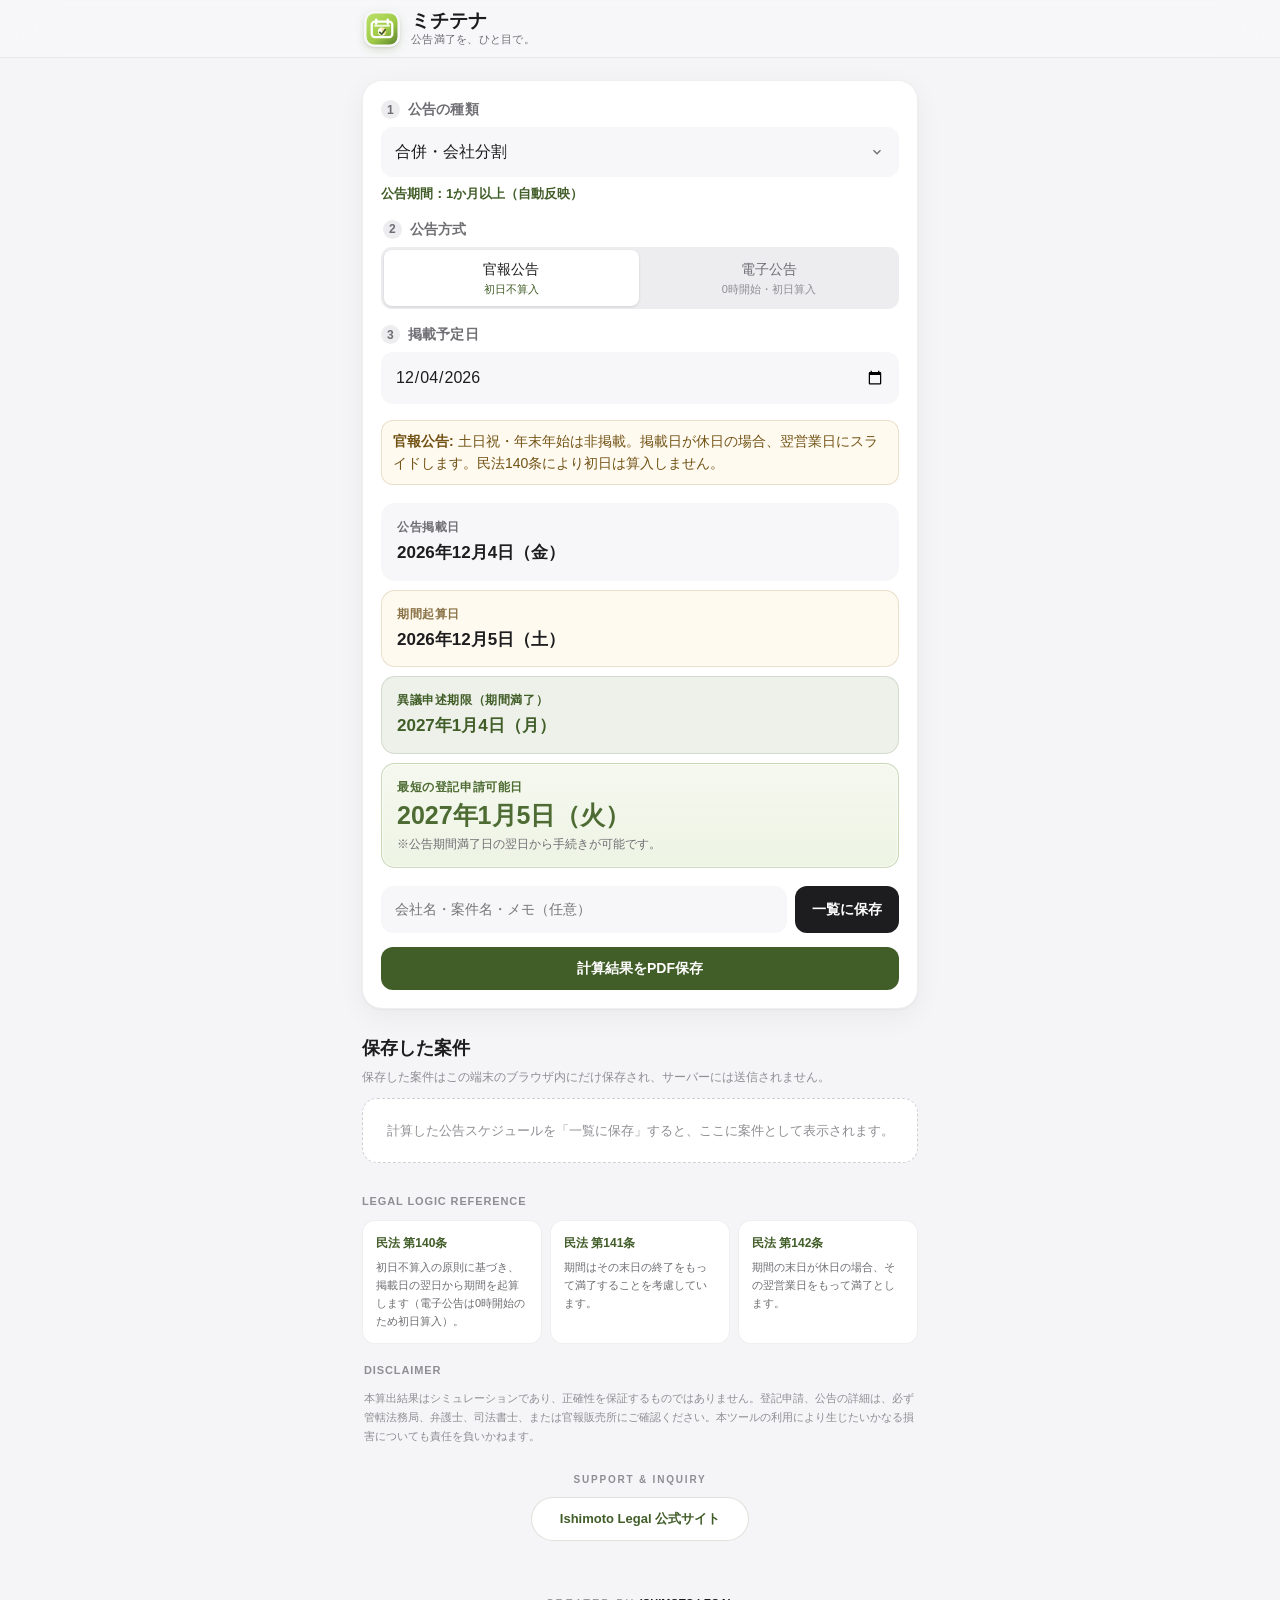
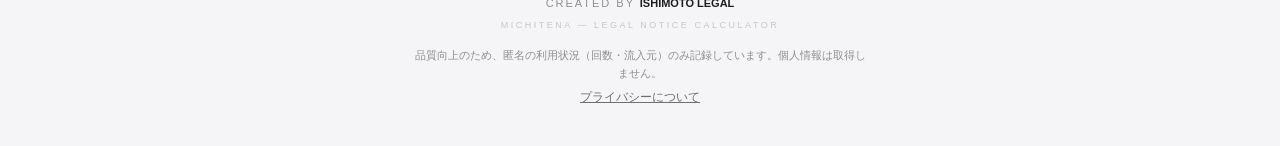
<file: app/michitena/index.html>
<!DOCTYPE html>
<html lang="ja">
<head>
  <meta charset="UTF-8" />
  <meta name="viewport" content="width=device-width, initial-scale=1, viewport-fit=cover" />
  <meta name="theme-color" content="#f5f5f7" />
  <meta name="apple-mobile-web-app-capable" content="yes" />
  <meta name="apple-mobile-web-app-status-bar-style" content="default" />
  <meta name="apple-mobile-web-app-title" content="ミチテナ" />
  <title>ミチテナ｜法定公告の満了日・申請可能日を計算</title>
  <meta name="description" content="合併・会社分割・減資・解散などの法定公告について、満了日と申請可能日を計算する無料ツールです。官報公告・電子公告に対応。いしもと司法書士事務所の実務ツール「テナシリーズ」。" />
  <link rel="manifest" href="manifest.webmanifest?v=20260727-v8" />
  <link rel="icon" href="favicon.svg?v=20260727-v8" type="image/svg+xml" />
  <link rel="stylesheet" href="styles.css?v=20260803-v9" />
  <!-- Google tag (gtag.js) -->
  <script async src="https://www.googletagmanager.com/gtag/js?id=G-985J90RYS6"></script>
  <script>
    window.dataLayer = window.dataLayer || [];
    function gtag(){dataLayer.push(arguments);}
    gtag("js", new Date());
    gtag("config", "G-985J90RYS6");
  </script>
</head>
<body>
  <header class="appbar no-print">
    <div class="appbar__inner">
      <img class="appbar__logo" src="favicon.svg?v=20260727-v8" alt="" />
      <div class="appbar__wordmark">
        <h1 class="appbar__title">ミチテナ</h1>
        <span class="appbar__tagline">公告満了を、ひと目で。</span>
      </div>
    </div>
  </header>

  <main class="container">
    <!-- 申請可能アラート（保存案件が申請可能になったときだけ表示） -->
    <button id="alert-banner" class="alert-banner" type="button" hidden></button>

    <!-- 印刷時ヘッダー -->
    <div class="print-only print-header">
      <h1>法定公告スケジュール 計算結果報告書</h1>
      <p>算出基準日: <span id="print-report-date"></span></p>
    </div>

    <!-- 計算フォーム（主役） -->
    <section class="checker" aria-label="公告満了日を計算する">
      <div class="checker__inputs no-print">
        <label class="field">
          <span class="field__label"><span class="step">1</span>公告の種類</span>
          <select id="f-type">
            <option value="merger">合併・会社分割</option>
            <option value="reduction">資本金の額の減少</option>
            <option value="dissolution">解散</option>
          </select>
          <span id="period-note" class="period-note"></span>
        </label>

        <fieldset class="field method-field">
          <legend class="field__label"><span class="step">2</span>公告方式</legend>
          <div class="method-switch">
            <label>
              <input type="radio" name="notice-method" value="normal" checked />
              <span>官報公告<small>初日不算入</small></span>
            </label>
            <label>
              <input type="radio" name="notice-method" value="electronic" />
              <span>電子公告<small>0時開始・初日算入</small></span>
            </label>
          </div>
        </fieldset>

        <label class="field">
          <span class="field__label"><span class="step">3</span>掲載予定日</span>
          <input id="f-date" type="date" />
        </label>

        <p id="slide-notice" class="slide-notice" hidden></p>
      </div>

      <div id="method-note" class="notice notice--method no-print" role="note"></div>

      <!-- 印刷時の条件表示 -->
      <div class="print-only print-conditions">
        <div><span>公告内容</span><strong id="print-type"></strong></div>
        <div><span>公告方式</span><strong id="print-method"></strong></div>
      </div>

      <!-- 結果（常時表示・自動更新） -->
      <div id="results" class="results" aria-live="polite"></div>

      <!-- 保存（補助動作） -->
      <div class="save-row no-print">
        <input id="f-label" type="text" placeholder="会社名・案件名・メモ（任意）" autocomplete="off" />
        <button id="f-add" class="btn btn--primary" type="button">一覧に保存</button>
      </div>
      <p id="save-message" class="save-message no-print" hidden></p>

      <div class="tool-row no-print">
        <button id="print-btn" class="btn btn--dark" type="button">計算結果をPDF保存</button>
      </div>
    </section>

    <!-- 保存案件一覧 -->
    <section class="cases no-print" aria-label="保存した案件">
      <div class="cases__head">
        <h2>保存した案件</h2>
        <input id="case-filter" type="search" placeholder="案件名で絞り込み" hidden />
      </div>
      <p class="cases__privacy">保存した案件はこの端末のブラウザ内にだけ保存され、サーバーには送信されません。</p>
      <div id="case-list"></div>
    </section>

    <!-- 法的根拠 -->
    <section class="legal-basis no-print">
      <h3>Legal Logic Reference</h3>
      <div class="legal-basis__grid">
        <div><strong>民法 第140条</strong>初日不算入の原則に基づき、掲載日の翌日から期間を起算します（電子公告は0時開始のため初日算入）。</div>
        <div><strong>民法 第141条</strong>期間はその末日の終了をもって満了することを考慮しています。</div>
        <div><strong>民法 第142条</strong>期間の末日が休日の場合、その翌営業日をもって満了とします。</div>
      </div>
    </section>

    <!-- 免責事項 -->
    <section class="disclaimer">
      <h4>Disclaimer</h4>
      <p>本算出結果はシミュレーションであり、正確性を保証するものではありません。登記申請、公告の詳細は、必ず管轄法務局、弁護士、司法書士、または官報販売所にご確認ください。本ツールの利用により生じたいかなる損害についても責任を負いかねます。</p>
    </section>

    <!-- お問い合わせ -->
    <section class="inquiry no-print">
      <p class="inquiry__label">Support &amp; Inquiry</p>
      <a href="https://www.ishimoto-legal.com/" target="_blank" rel="noopener">Ishimoto Legal 公式サイト</a>
    </section>
  </main>

  <footer class="footer no-print">
    <p class="footer__brand">Created by <strong>Ishimoto Legal</strong></p>
    <p class="footer__sub">MICHITENA — LEGAL NOTICE CALCULATOR</p>
    <p class="footer__note">品質向上のため、匿名の利用状況（回数・流入元）のみ記録しています。個人情報は取得しません。</p>
    <p class="footer__links"><a href="privacy.html">プライバシーについて</a></p>
  </footer>

  <!-- 印刷用フッター -->
  <div class="print-only print-footer">
    <p>Ishimoto Legal Solutions</p>
    <p>© Michitena — Legal Notice Calculator. Created by Ishimoto Legal. For Professional Use Only.</p>
  </div>

  <script src="app.js?v=20260803-v9"></script>
  <script data-goatcounter="https://michitena.goatcounter.com/count"
        async src="//gc.zgo.at/count.js"></script>
</body>
</html>
</file>
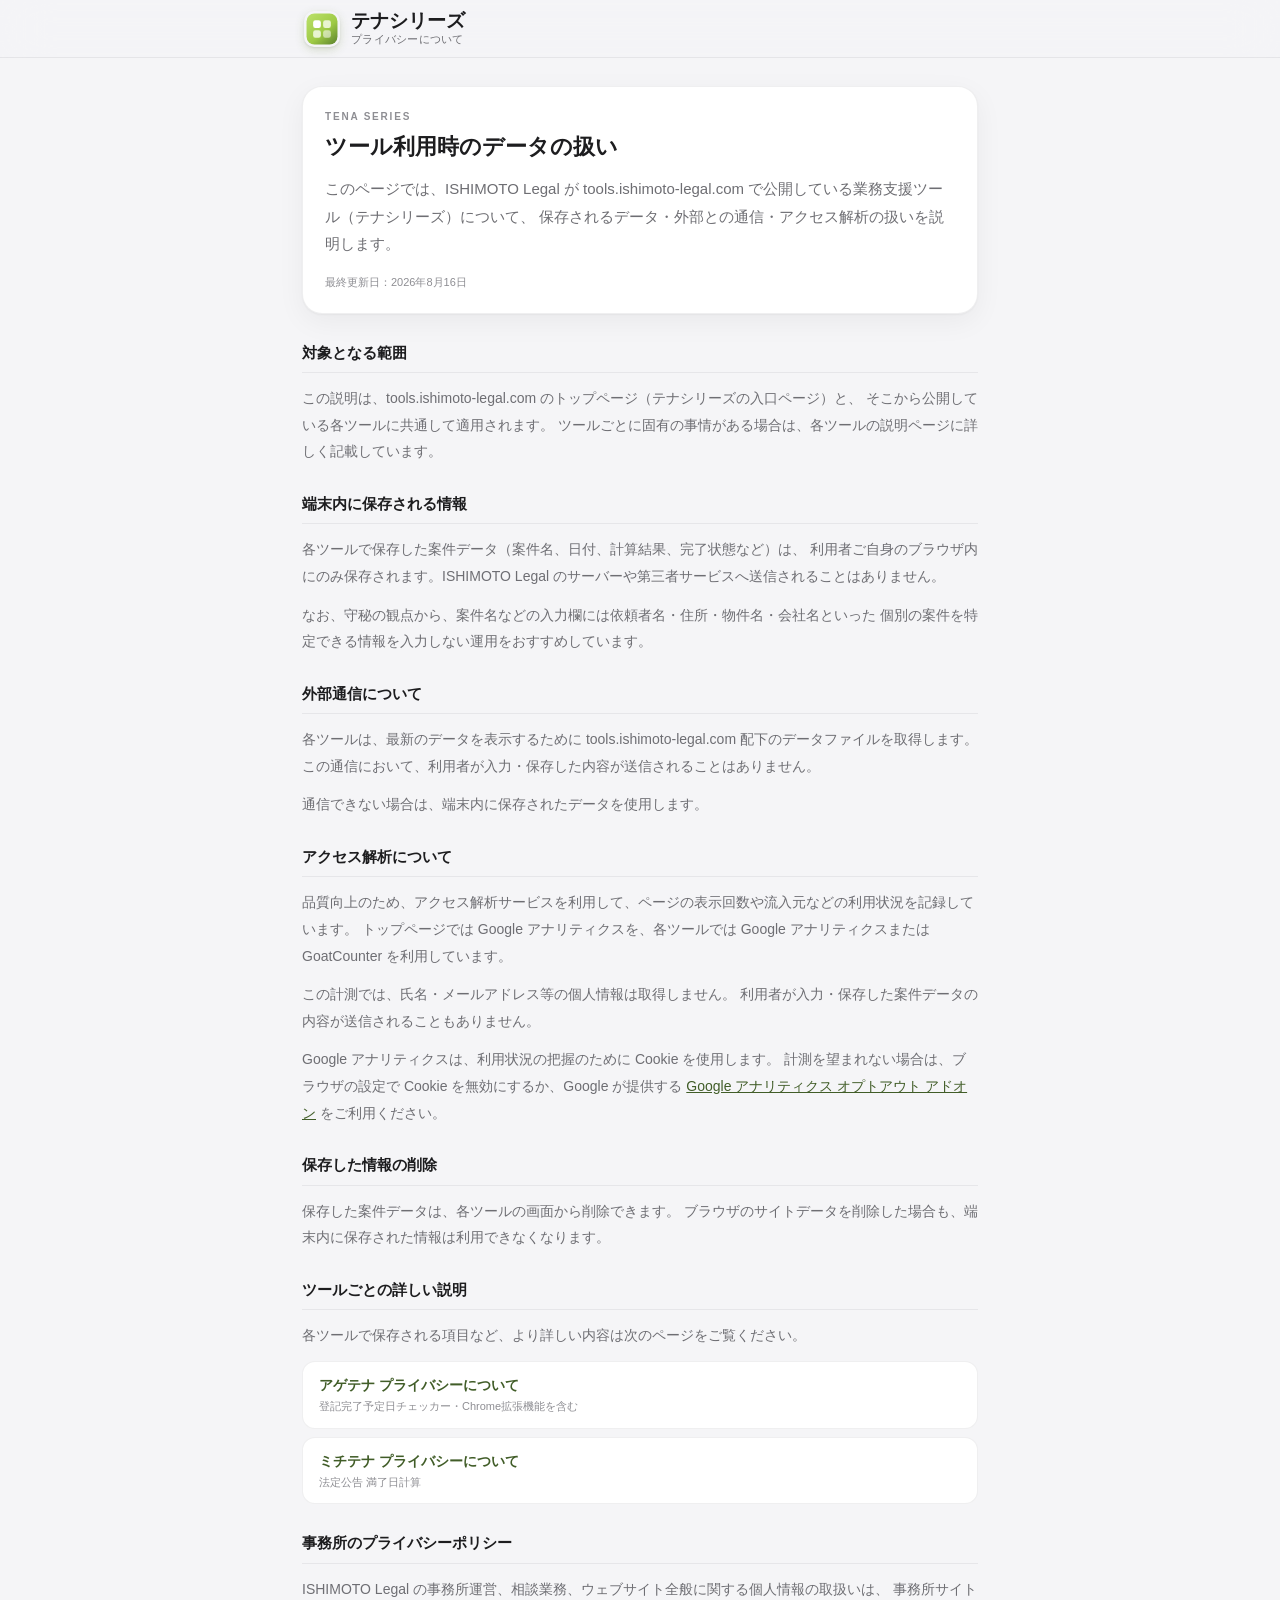
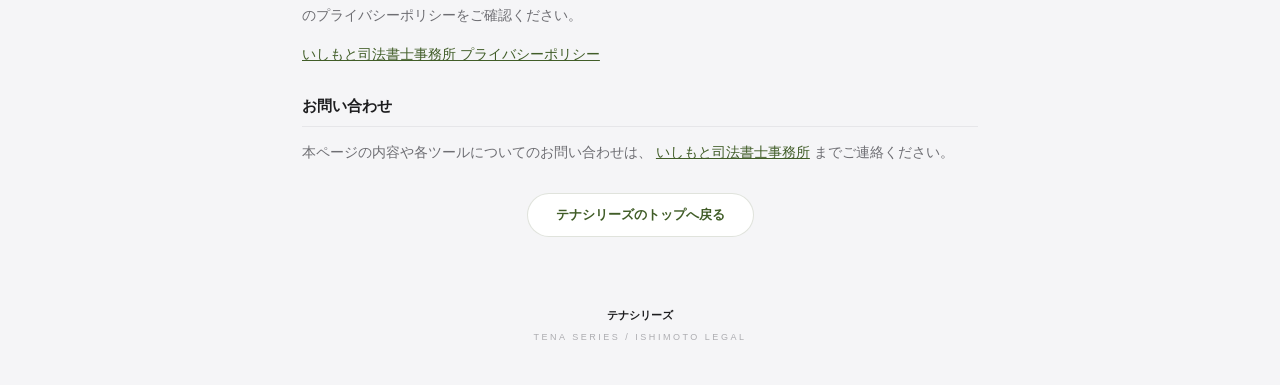
<file: site/privacy/index.html>
<!DOCTYPE html>
<html lang="ja">
<head>
  <meta charset="UTF-8" />
  <meta name="viewport" content="width=device-width, initial-scale=1, viewport-fit=cover" />
  <meta name="theme-color" content="#f5f5f7" />
  <title>プライバシーについて｜テナシリーズ</title>
  <meta name="description" content="テナシリーズ（tools.ishimoto-legal.com）における保存データ・外部通信・アクセス解析の扱いについて説明します。" />
  <link rel="canonical" href="https://tools.ishimoto-legal.com/privacy/" />
  <link rel="icon" href="../favicon.svg" type="image/svg+xml" />

  <!-- Google tag (gtag.js) -->
  <script async src="https://www.googletagmanager.com/gtag/js?id=G-985J90RYS6"></script>
  <script>
    window.dataLayer = window.dataLayer || [];
    function gtag(){dataLayer.push(arguments);}
    gtag("js", new Date());
    gtag("config", "G-985J90RYS6");
  </script>

  <style>
    /* ポータル（site/index.html）と同じトークン。1枚で完結させる方針もそろえる。 */
    :root {
      --background: #f5f5f7;
      --surface: #ffffff;
      --text: #1d1d1f;
      --text-secondary: #6e6e73;
      --text-tertiary: #8e8e93;
      --line-soft: rgba(60, 60, 67, 0.08);

      --brand: #718260;
      --brand-dark: #415d28;
      --brand-soft: #edf1e9;
      --brand-line: rgba(113, 130, 96, 0.22);

      --focus-outline: 3px solid rgba(0, 113, 227, 0.22);

      --r-xl: 20px;
      --r-pill: 999px;

      --sp-1: 4px;
      --sp-2: 8px;
      --sp-3: 12px;
      --sp-4: 16px;
      --sp-5: 22px;
      --sp-6: 28px;

      --shadow: 0 1px 2px rgba(0, 0, 0, 0.04), 0 8px 28px rgba(0, 0, 0, 0.05);

      --fs-xs: 11px;
      --fs-sm: 12px;
      --fs-base: 14px;
      --fs-md: 15px;
      --fs-title: 19px;

      --content-width: 720px;
      --font-sans: -apple-system, BlinkMacSystemFont, "Helvetica Neue", "Hiragino Sans",
        "Hiragino Kaku Gothic ProN", "Yu Gothic", "Meiryo", sans-serif;
    }

    @media (prefers-color-scheme: dark) {
      :root {
        --background: #000000;
        --surface: #1c1c1e;
        --text: #f5f5f7;
        --text-secondary: #a1a1a6;
        --text-tertiary: #8e8e93;
        --line-soft: rgba(255, 255, 255, 0.09);
        --brand: #a8bf92;
        --brand-dark: #c3d6ae;
        --brand-soft: rgba(168, 191, 146, 0.12);
        --brand-line: rgba(168, 191, 146, 0.26);
        --shadow: 0 1px 2px rgba(0, 0, 0, 0.5);
      }
    }

    * { box-sizing: border-box; }

    html, body {
      margin: 0;
      padding: 0;
      background: var(--background);
      color: var(--text);
      font-family: var(--font-sans);
      line-height: 1.5;
      -webkit-font-smoothing: antialiased;
      -moz-osx-font-smoothing: grayscale;
      -webkit-text-size-adjust: 100%;
    }

    :focus-visible { outline: var(--focus-outline); outline-offset: 2px; }

    a { color: var(--brand-dark); }

    .appbar {
      position: sticky;
      top: 0;
      z-index: 10;
      padding: env(safe-area-inset-top) 0 0;
      background: color-mix(in srgb, var(--background) 82%, transparent);
      border-bottom: 1px solid var(--line-soft);
      -webkit-backdrop-filter: saturate(190%) blur(24px);
      backdrop-filter: saturate(190%) blur(24px);
    }
    .appbar__inner {
      display: flex;
      align-items: center;
      gap: 11px;
      max-width: var(--content-width);
      margin: 0 auto;
      padding: 11px 24px 10px;
    }
    .appbar__logo {
      display: block;
      width: 36px;
      height: 36px;
      border-radius: 10px;
      box-shadow: 0 3px 10px rgba(79, 111, 39, 0.2), 0 1px 2px rgba(0, 0, 0, 0.08);
    }
    .appbar__wordmark { display: flex; flex-direction: column; min-width: 0; gap: 1px; }
    .appbar__title { margin: 0; font-size: var(--fs-title); font-weight: 730; line-height: 1.08; }
    .appbar__tagline {
      color: var(--text-secondary);
      font-size: var(--fs-xs);
      font-weight: 560;
      line-height: 1.25;
      letter-spacing: 0.025em;
    }

    .container {
      max-width: var(--content-width);
      margin: 0 auto;
      padding: var(--sp-6) var(--sp-5) 10px;
    }

    .lead-card {
      margin-bottom: var(--sp-6);
      padding: var(--sp-5);
      background: var(--surface);
      border: 1px solid var(--line-soft);
      border-radius: var(--r-xl);
      box-shadow: var(--shadow);
    }
    .lead-card__eyebrow {
      margin: 0 0 var(--sp-2);
      color: var(--text-tertiary);
      font-size: 10px;
      font-weight: 700;
      letter-spacing: 0.18em;
    }
    .lead-card__title { margin: 0 0 var(--sp-3); font-size: 22px; font-weight: 750; line-height: 1.4; }
    .lead-card__lead { margin: 0; color: var(--text-secondary); font-size: var(--fs-md); line-height: 1.85; }
    .lead-card__updated { margin: var(--sp-4) 0 0; color: var(--text-tertiary); font-size: var(--fs-xs); }

    section.doc { margin-bottom: var(--sp-6); }
    section.doc h2 {
      margin: 0 0 var(--sp-3);
      padding-bottom: var(--sp-2);
      border-bottom: 1px solid var(--line-soft);
      font-size: var(--fs-md);
      font-weight: 730;
    }
    section.doc p { margin: 0 0 var(--sp-3); color: var(--text-secondary); font-size: var(--fs-base); line-height: 1.9; }
    section.doc p:last-child { margin-bottom: 0; }
    section.doc ul { margin: 0 0 var(--sp-3); padding-left: 1.3em; color: var(--text-secondary); font-size: var(--fs-base); line-height: 1.9; }
    section.doc li { margin-bottom: var(--sp-1); }

    .tool-links { display: grid; gap: var(--sp-2); margin: 0 0 var(--sp-3); }
    .tool-links a {
      display: block;
      padding: 13px var(--sp-4);
      background: var(--surface);
      border: 1px solid var(--line-soft);
      border-radius: 13px;
      font-size: var(--fs-base);
      font-weight: 640;
      text-decoration: none;
    }
    .tool-links a:hover { border-color: var(--brand-line); background: var(--brand-soft); }
    .tool-links span { display: block; margin-top: 2px; color: var(--text-tertiary); font-size: var(--fs-xs); font-weight: 400; }

    .back { margin-top: var(--sp-6); text-align: center; }
    .back a {
      display: inline-block;
      padding: 11px var(--sp-6);
      color: var(--brand-dark);
      background: var(--surface);
      border: 1px solid var(--brand-line);
      border-radius: var(--r-pill);
      font-size: 13px;
      font-weight: 700;
      text-decoration: none;
    }
    .back a:hover { background: var(--brand-soft); }

    .footer {
      margin: 44px 0 40px;
      padding-bottom: env(safe-area-inset-bottom);
      text-align: center;
    }
    .footer__brand { margin: 0; color: var(--text-tertiary); font-size: var(--fs-xs); letter-spacing: 0.18em; }
    .footer__brand strong { color: var(--text); letter-spacing: 0; }
    .footer__sub { margin: var(--sp-2) 0 0; color: var(--text-tertiary); font-size: 9px; letter-spacing: 0.28em; opacity: 0.7; }

    @media (max-width: 420px) {
      .appbar__inner { padding-inline: 18px; }
      .container { padding: var(--sp-5) var(--sp-4) var(--sp-2); }
      .lead-card { padding: var(--sp-4); }
      .lead-card__title { font-size: 19px; }
    }
  </style>
</head>
<body>
  <header class="appbar">
    <div class="appbar__inner">
      <img class="appbar__logo" src="../favicon.svg" alt="" width="36" height="36" />
      <div class="appbar__wordmark">
        <h1 class="appbar__title">テナシリーズ</h1>
        <span class="appbar__tagline">プライバシーについて</span>
      </div>
    </div>
  </header>

  <main class="container">
    <section class="lead-card">
      <p class="lead-card__eyebrow">TENA SERIES</p>
      <h2 class="lead-card__title">ツール利用時のデータの扱い</h2>
      <p class="lead-card__lead">
        このページでは、ISHIMOTO Legal が tools.ishimoto-legal.com で公開している業務支援ツール（テナシリーズ）について、
        保存されるデータ・外部との通信・アクセス解析の扱いを説明します。
      </p>
      <p class="lead-card__updated">最終更新日：2026年8月16日</p>
    </section>

    <section class="doc">
      <h2>対象となる範囲</h2>
      <p>
        この説明は、tools.ishimoto-legal.com のトップページ（テナシリーズの入口ページ）と、
        そこから公開している各ツールに共通して適用されます。
        ツールごとに固有の事情がある場合は、各ツールの説明ページに詳しく記載しています。
      </p>
    </section>

    <section class="doc">
      <h2>端末内に保存される情報</h2>
      <p>
        各ツールで保存した案件データ（案件名、日付、計算結果、完了状態など）は、
        利用者ご自身のブラウザ内にのみ保存されます。ISHIMOTO Legal のサーバーや第三者サービスへ送信されることはありません。
      </p>
      <p>
        なお、守秘の観点から、案件名などの入力欄には依頼者名・住所・物件名・会社名といった
        個別の案件を特定できる情報を入力しない運用をおすすめしています。
      </p>
    </section>

    <section class="doc">
      <h2>外部通信について</h2>
      <p>
        各ツールは、最新のデータを表示するために tools.ishimoto-legal.com 配下のデータファイルを取得します。
        この通信において、利用者が入力・保存した内容が送信されることはありません。
      </p>
      <p>通信できない場合は、端末内に保存されたデータを使用します。</p>
    </section>

    <section class="doc">
      <h2>アクセス解析について</h2>
      <p>
        品質向上のため、アクセス解析サービスを利用して、ページの表示回数や流入元などの利用状況を記録しています。
        トップページでは Google アナリティクスを、各ツールでは Google アナリティクスまたは GoatCounter を利用しています。
      </p>
      <p>
        この計測では、氏名・メールアドレス等の個人情報は取得しません。
        利用者が入力・保存した案件データの内容が送信されることもありません。
      </p>
      <p>
        Google アナリティクスは、利用状況の把握のために Cookie を使用します。
        計測を望まれない場合は、ブラウザの設定で Cookie を無効にするか、Google が提供する
        <a href="https://tools.google.com/dlpage/gaoptout?hl=ja" target="_blank" rel="noopener">Google アナリティクス オプトアウト アドオン</a>
        をご利用ください。
      </p>
    </section>

    <section class="doc">
      <h2>保存した情報の削除</h2>
      <p>
        保存した案件データは、各ツールの画面から削除できます。
        ブラウザのサイトデータを削除した場合も、端末内に保存された情報は利用できなくなります。
      </p>
    </section>

    <section class="doc">
      <h2>ツールごとの詳しい説明</h2>
      <p>各ツールで保存される項目など、より詳しい内容は次のページをご覧ください。</p>
      <div class="tool-links">
        <a href="../agetena/privacy.html">アゲテナ プライバシーについて<span>登記完了予定日チェッカー・Chrome拡張機能を含む</span></a>
        <a href="../michitena/privacy.html">ミチテナ プライバシーについて<span>法定公告 満了日計算</span></a>
      </div>
    </section>

    <section class="doc">
      <h2>事務所のプライバシーポリシー</h2>
      <p>
        ISHIMOTO Legal の事務所運営、相談業務、ウェブサイト全般に関する個人情報の取扱いは、
        事務所サイトのプライバシーポリシーをご確認ください。
      </p>
      <p><a href="https://www.ishimoto-legal.com/privacypolicy" target="_blank" rel="noopener">いしもと司法書士事務所 プライバシーポリシー</a></p>
    </section>

    <section class="doc">
      <h2>お問い合わせ</h2>
      <p>
        本ページの内容や各ツールについてのお問い合わせは、
        <a href="https://www.ishimoto-legal.com/" target="_blank" rel="noopener">いしもと司法書士事務所</a>
        までご連絡ください。
      </p>
    </section>

    <p class="back"><a href="../">テナシリーズのトップへ戻る</a></p>
  </main>

  <footer class="footer">
    <p class="footer__brand"><strong>テナシリーズ</strong></p>
    <p class="footer__sub">TENA SERIES / ISHIMOTO LEGAL</p>
  </footer>
</body>
</html>
</file>
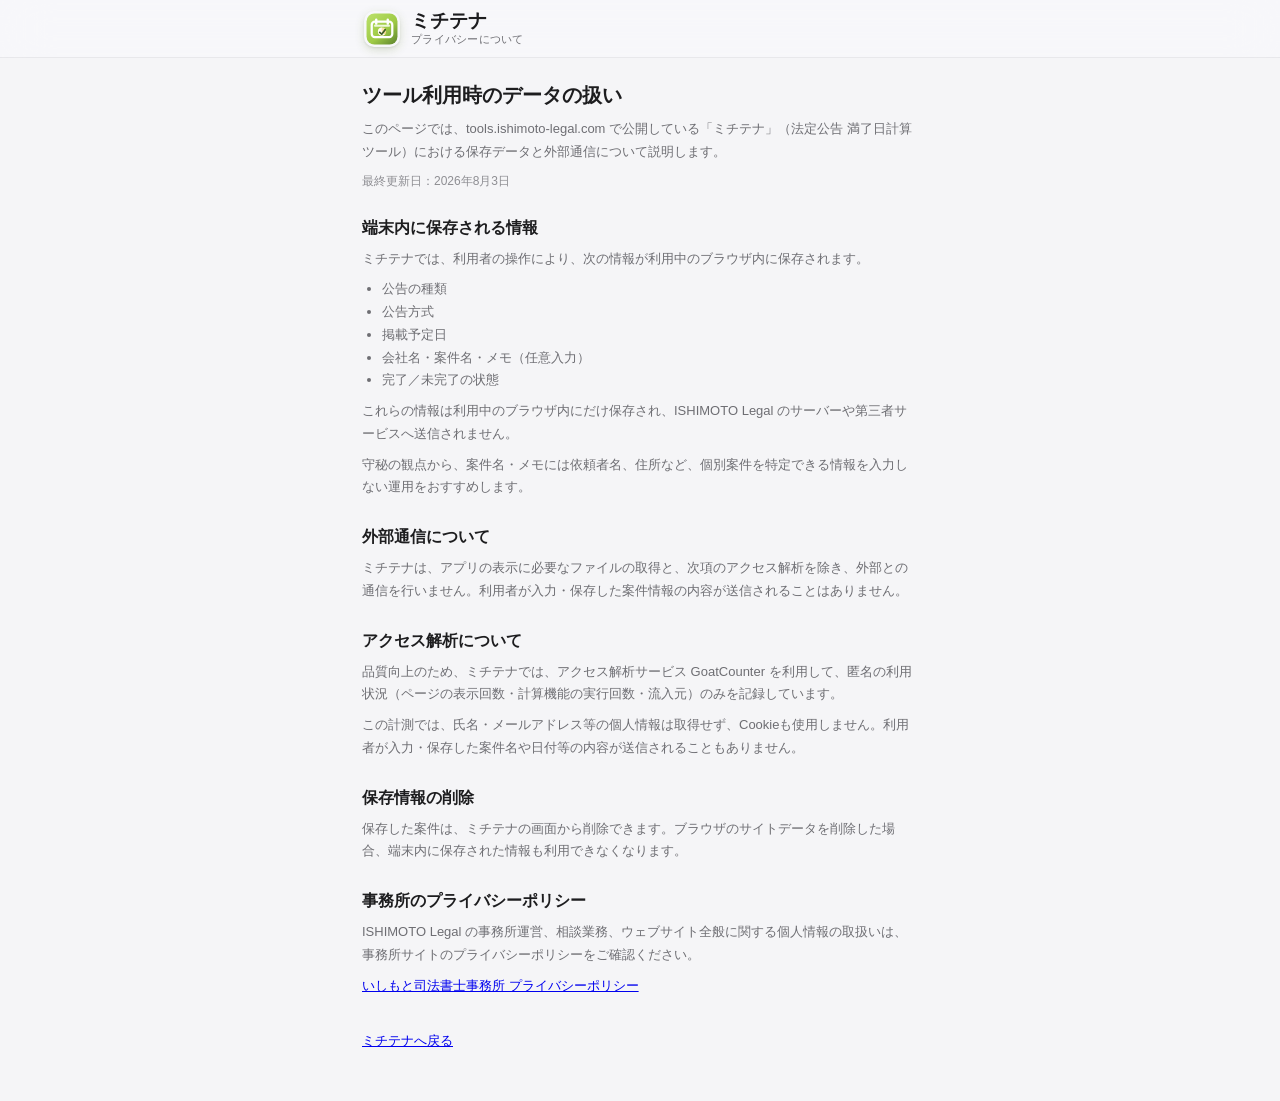
<file: app/michitena/privacy.html>
<!DOCTYPE html>
<html lang="ja">
<head>
  <meta charset="UTF-8" />
  <meta name="viewport" content="width=device-width, initial-scale=1, viewport-fit=cover" />
  <meta name="theme-color" content="#f5f5f7" />
  <title>プライバシーについて | ミチテナ</title>
  <link rel="icon" href="favicon.svg?v=20260727-v8" type="image/svg+xml" />
  <link rel="stylesheet" href="styles.css?v=20260803-v9" />
  <!-- Google tag (gtag.js) -->
  <script async src="https://www.googletagmanager.com/gtag/js?id=G-985J90RYS6"></script>
  <script>
    window.dataLayer = window.dataLayer || [];
    function gtag(){dataLayer.push(arguments);}
    gtag("js", new Date());
    gtag("config", "G-985J90RYS6");
  </script>
  <style>
    .privacy-lead { margin: 0; color: var(--text-secondary); font-size: 13px; line-height: 1.75; }
    .privacy-updated { margin: 8px 0 0; color: var(--text-tertiary); font-size: 12px; }
    .privacy-section { margin-top: 26px; }
    .privacy-section h2 { margin: 0 0 8px; color: var(--text); font-size: 16px; font-weight: 700; letter-spacing: 0; }
    .privacy-section p { margin: 0 0 8px; color: var(--text-secondary); font-size: 13px; line-height: 1.75; }
    .privacy-section ul { margin: 0 0 8px; padding-left: 20px; color: var(--text-secondary); font-size: 13px; line-height: 1.75; }
    .privacy-back { margin: 34px 0 40px; font-size: 13px; }
  </style>
</head>
<body>
  <header class="appbar">
    <div class="appbar__inner">
      <img class="appbar__logo" src="favicon.svg?v=20260727-v8" alt="" />
      <div class="appbar__wordmark">
        <h1 class="appbar__title">ミチテナ</h1>
        <span class="appbar__tagline">プライバシーについて</span>
      </div>
    </div>
  </header>

  <main class="container">
    <section aria-labelledby="privacy-title">
      <h2 id="privacy-title" style="margin: 0 0 8px; color: var(--text); font-size: 20px; font-weight: 700;">ツール利用時のデータの扱い</h2>
      <p class="privacy-lead">このページでは、tools.ishimoto-legal.com で公開している「ミチテナ」（法定公告 満了日計算ツール）における保存データと外部通信について説明します。</p>
      <p class="privacy-updated">最終更新日：2026年8月3日</p>
    </section>

    <section class="privacy-section" aria-labelledby="local-storage">
      <h2 id="local-storage">端末内に保存される情報</h2>
      <p>ミチテナでは、利用者の操作により、次の情報が利用中のブラウザ内に保存されます。</p>
      <ul>
        <li>公告の種類</li>
        <li>公告方式</li>
        <li>掲載予定日</li>
        <li>会社名・案件名・メモ（任意入力）</li>
        <li>完了／未完了の状態</li>
      </ul>
      <p>これらの情報は利用中のブラウザ内にだけ保存され、ISHIMOTO Legal のサーバーや第三者サービスへ送信されません。</p>
      <p>守秘の観点から、案件名・メモには依頼者名、住所など、個別案件を特定できる情報を入力しない運用をおすすめします。</p>
    </section>

    <section class="privacy-section" aria-labelledby="network">
      <h2 id="network">外部通信について</h2>
      <p>ミチテナは、アプリの表示に必要なファイルの取得と、次項のアクセス解析を除き、外部との通信を行いません。利用者が入力・保存した案件情報の内容が送信されることはありません。</p>
    </section>

    <section class="privacy-section" aria-labelledby="analytics">
      <h2 id="analytics">アクセス解析について</h2>
      <p>品質向上のため、ミチテナでは、アクセス解析サービス GoatCounter を利用して、匿名の利用状況（ページの表示回数・計算機能の実行回数・流入元）のみを記録しています。</p>
      <p>この計測では、氏名・メールアドレス等の個人情報は取得せず、Cookieも使用しません。利用者が入力・保存した案件名や日付等の内容が送信されることもありません。</p>
    </section>

    <section class="privacy-section" aria-labelledby="delete">
      <h2 id="delete">保存情報の削除</h2>
      <p>保存した案件は、ミチテナの画面から削除できます。ブラウザのサイトデータを削除した場合、端末内に保存された情報も利用できなくなります。</p>
    </section>

    <section class="privacy-section" aria-labelledby="corporate-policy">
      <h2 id="corporate-policy">事務所のプライバシーポリシー</h2>
      <p>ISHIMOTO Legal の事務所運営、相談業務、ウェブサイト全般に関する個人情報の取扱いは、事務所サイトのプライバシーポリシーをご確認ください。</p>
      <p><a href="https://www.ishimoto-legal.com/privacypolicy">いしもと司法書士事務所 プライバシーポリシー</a></p>
    </section>

    <p class="privacy-back"><a href="./">ミチテナへ戻る</a></p>
  </main>
</body>
</html>
</file>
<file: app/michitena/styles.css>
:root {
  --background: #f5f5f7;
  --surface: #ffffff;
  --surface-soft: #f7f7f9;
  --text: #1d1d1f;
  --text-secondary: #6e6e73;
  --text-tertiary: #8e8e93;
  --line: rgba(60, 60, 67, 0.16);
  --line-strong: rgba(60, 60, 67, 0.24);
  --focus: #0071e3;
  --brand: #718260;
  --brand-dark: #415d28;
  --brand-soft: #edf1e9;
  --deadline: #8a6416;
  --deadline-soft: #fffaf0;
  --deadline-line: rgba(138, 100, 22, 0.18);
  --ready: #4d6b32;
  --ready-soft: #f1f6ec;
  --ready-line: rgba(103, 138, 54, 0.22);
  --danger: #a63f3a;
  --danger-soft: #fff7f6;
  --shadow: 0 1px 2px rgba(0, 0, 0, 0.04), 0 8px 28px rgba(0, 0, 0, 0.05);
  --radius: 20px;
}

* { box-sizing: border-box; }

html, body {
  margin: 0;
  padding: 0;
  background: var(--background);
  color: var(--text);
  font-family: -apple-system, BlinkMacSystemFont, "SF Pro Display", "SF Pro Text", "Helvetica Neue", "Hiragino Sans", "Yu Gothic UI", "Meiryo", sans-serif;
  -webkit-font-smoothing: antialiased;
  -moz-osx-font-smoothing: grayscale;
  -webkit-text-size-adjust: 100%;
  line-height: 1.5;
}

button, input, select { font: inherit; }

/* Header */
.appbar {
  position: sticky;
  top: 0;
  z-index: 10;
  padding: env(safe-area-inset-top) 0 0;
  color: var(--text);
  background: rgba(248, 248, 250, 0.82);
  border-bottom: 1px solid rgba(60, 60, 67, 0.08);
  -webkit-backdrop-filter: saturate(190%) blur(24px);
  backdrop-filter: saturate(190%) blur(24px);
}
.appbar__inner {
  display: flex;
  align-items: center;
  gap: 11px;
  max-width: 600px;
  margin: 0 auto;
  padding: 11px 24px 10px;
}
.appbar__logo {
  display: block;
  width: 36px;
  height: 36px;
  border-radius: 10px;
  box-shadow: 0 3px 10px rgba(79, 111, 39, 0.2), 0 1px 2px rgba(0, 0, 0, 0.08);
}
.appbar__wordmark { display: flex; flex-direction: column; min-width: 0; gap: 1px; }
.appbar__title {
  margin: 0;
  font-size: 19px;
  font-weight: 730;
  line-height: 1.08;
  letter-spacing: 0;
}
.appbar__tagline { color: var(--text-secondary); font-size: 11px; font-weight: 560; line-height: 1.25; letter-spacing: 0.025em; }

/* Layout */
.container { max-width: 600px; margin: 0 auto; padding: 22px 22px 10px; }

.alert-banner {
  display: block;
  width: 100%;
  margin: 0 0 16px;
  padding: 13px 15px;
  color: var(--ready);
  background: var(--ready-soft);
  border: 1px solid var(--ready-line);
  border-radius: 14px;
  text-align: left;
  font-size: 14px;
  font-weight: 600;
  line-height: 1.45;
  cursor: pointer;
  transition: opacity 0.15s ease, transform 0.15s ease;
}
.alert-banner[hidden] { display: none; }
.alert-banner:active { transform: scale(0.995); opacity: 0.8; }

/* Main checker */
.checker {
  margin-bottom: 24px;
  padding: 18px;
  background: var(--surface);
  border: 1px solid rgba(60, 60, 67, 0.08);
  border-radius: var(--radius);
  box-shadow: var(--shadow);
}
.checker__inputs { display: flex; flex-direction: column; gap: 15px; }

.field { display: block; }
fieldset.field { min-width: 0; margin: 0; padding: 0; border: 0; }
.field__label {
  display: flex;
  align-items: center;
  gap: 8px;
  margin-bottom: 7px;
  color: var(--text-secondary);
  font-size: 14px;
  font-weight: 600;
  letter-spacing: 0.01em;
  text-transform: none;
}
.step {
  display: inline-flex;
  align-items: center;
  justify-content: center;
  width: 19px;
  height: 19px;
  border-radius: 50%;
  color: var(--text-secondary);
  background: #ededf0;
  font-size: 12px;
  font-weight: 650;
  flex-shrink: 0;
}

select, input[type="date"], input[type="number"], input[type="text"], input[type="search"] {
  width: 100%;
  padding: 12px 13px;
  color: var(--text);
  background-color: var(--surface-soft);
  border: 1px solid transparent;
  border-radius: 12px;
  font-size: 16px;
  font-weight: 450;
  outline: none;
  appearance: none;
  transition: background 0.15s ease, border-color 0.15s ease, box-shadow 0.15s ease;
}
select {
  padding-right: 40px;
  cursor: pointer;
  background-image: url("data:image/svg+xml,%3Csvg xmlns='http://www.w3.org/2000/svg' width='14' height='14' viewBox='0 0 24 24' fill='none' stroke='%236e6e73' stroke-width='2.2'%3E%3Cpath d='M6 9l6 6 6-6'/%3E%3C/svg%3E");
  background-repeat: no-repeat;
  background-position: right 14px center;
}
select:focus, input:focus {
  background-color: var(--surface);
  border-color: var(--focus);
  box-shadow: 0 0 0 3px rgba(0, 113, 227, 0.14);
}

.period-note {
  display: block;
  margin-top: 7px;
  color: var(--brand-dark);
  font-size: 13px;
  font-weight: 650;
}

.method-switch {
  display: grid;
  grid-template-columns: 1fr 1fr;
  gap: 3px;
  padding: 3px;
  background: #ededf0;
  border-radius: 11px;
}
.method-switch label { position: relative; cursor: pointer; }
.method-switch input { position: absolute; opacity: 0; pointer-events: none; }
.method-switch span {
  display: flex;
  flex-direction: column;
  align-items: center;
  gap: 1px;
  padding: 9px 7px;
  border-radius: 8px;
  color: var(--text-secondary);
  font-size: 14px;
  font-weight: 550;
  text-align: center;
  transition: color 0.15s ease, background 0.15s ease, box-shadow 0.15s ease;
}
.method-switch small { color: var(--text-tertiary); font-size: 11px; font-weight: 500; }
.method-switch input:checked + span {
  color: var(--text);
  background: var(--surface);
  box-shadow: 0 1px 3px rgba(0, 0, 0, 0.12);
}
.method-switch input:checked + span small { color: var(--brand-dark); }
.method-switch input:focus-visible + span { outline: 3px solid rgba(0, 113, 227, 0.22); outline-offset: 1px; }

.slide-notice {
  margin: 0;
  color: var(--deadline);
  font-size: 13px;
  font-weight: 650;
}

.notice {
  margin-top: 16px;
  padding: 10px 11px;
  color: var(--text-secondary);
  background: #fbfbfc;
  border: 1px solid var(--line);
  border-radius: 12px;
  font-size: 14px;
  line-height: 1.55;
}
.notice--method.is-normal { background: var(--deadline-soft); border-color: var(--deadline-line); color: #725214; }
.notice--method.is-electronic { background: var(--brand-soft); border-color: rgba(113, 130, 96, 0.18); color: var(--brand-dark); }

/* Results */
.results { display: grid; gap: 9px; margin-top: 18px; }
.tile {
  padding: 14px 15px;
  background: var(--surface-soft);
  border: 1px solid transparent;
  border-radius: 14px;
}
.tile__caption {
  margin-bottom: 4px;
  color: var(--text-secondary);
  font-size: 12px;
  font-weight: 650;
  letter-spacing: 0.05em;
  text-transform: none;
}
.tile__date { color: var(--text); font-size: 17px; font-weight: 650; font-variant-numeric: tabular-nums; }
.tile--start { background: var(--deadline-soft); border-color: var(--deadline-line); }
.tile--start .tile__caption { color: #8a7347; }
.tile--expiry { background: var(--brand-soft); border-color: rgba(113, 130, 96, 0.2); }
.tile--expiry .tile__caption { color: var(--brand-dark); }
.tile--expiry .tile__date { color: var(--brand-dark); }
.tile--effective {
  background: linear-gradient(180deg, #f5f8ef 0%, #edf4e4 100%);
  border-color: rgba(103, 138, 54, 0.28);
  box-shadow: inset 0 0 0 1px rgba(255, 255, 255, 0.6);
}
.tile--effective .tile__caption { color: var(--ready); }
.tile--effective .tile__date { color: var(--ready); font-size: 25px; line-height: 1.2; }
.tile__hint { margin-top: 5px; color: var(--text-secondary); font-size: 12px; }

/* Save and tools */
.save-row { display: flex; gap: 8px; margin-top: 18px; }
.save-row input { flex: 1; min-width: 0; font-size: 14px; }
.btn {
  padding: 11px 17px;
  border: 0;
  border-radius: 12px;
  font-size: 14px;
  font-weight: 600;
  white-space: nowrap;
  cursor: pointer;
  transition: transform 0.08s ease, opacity 0.15s ease, background 0.15s ease;
}
.btn:active { transform: scale(0.98); }
.btn--primary { color: #fff; background: var(--text); }
.btn--primary:hover { background: #000; }
.btn--dark { color: #fff; background: var(--brand-dark); }
.btn--dark:hover { background: #314b1c; }
.btn--ghost { color: var(--text-secondary); background: var(--surface); border: 1px solid var(--line); }
.btn--ghost:hover { color: var(--text); border-color: var(--line-strong); }
.save-message { margin: 7px 2px 0; color: var(--text-secondary); font-size: 14px; font-weight: 600; }
.tool-row { display: flex; flex-wrap: wrap; gap: 8px; margin-top: 14px; }
.tool-row .btn { width: 100%; }

/* Cases */
.cases { margin-top: 26px; }
.cases__head { display: flex; align-items: center; justify-content: space-between; gap: 12px; }
.cases__head h2 { margin: 0; color: var(--text); font-size: 18px; font-weight: 700; letter-spacing: 0; }
.cases__head input { max-width: 220px; padding: 9px 12px; font-size: 14px; }
.cases__privacy { margin: 6px 0 12px; color: var(--text-tertiary); font-size: 12px; line-height: 1.5; }

.case-group { margin-bottom: 18px; }
.case-group__title {
  margin: 0 0 8px 2px;
  color: var(--text-secondary);
  font-size: 12px;
  font-weight: 700;
  letter-spacing: 0.04em;
  text-transform: none;
}
.case-group--ready .case-group__title { color: var(--ready); }
.case-item {
  margin-bottom: 8px;
  padding: 14px 15px;
  background: var(--surface);
  border: 1px solid rgba(60, 60, 67, 0.08);
  border-radius: 15px;
  box-shadow: 0 4px 14px rgba(0, 0, 0, 0.035);
}
.case-item--ready { background: var(--ready-soft); border-color: var(--ready-line); }
.case-item--done { opacity: 0.62; }
.case-item__top { display: flex; align-items: baseline; justify-content: space-between; gap: 10px; }
.case-item__label {
  min-width: 0;
  padding: 0;
  color: var(--text);
  background: none;
  border: 0;
  font-size: 15px;
  font-weight: 700;
  text-align: left;
  overflow-wrap: anywhere;
  cursor: pointer;
}
.case-item__label:hover { color: var(--brand-dark); }
.case-item__badge {
  flex-shrink: 0;
  padding: 3px 9px;
  border-radius: 999px;
  font-size: 11px;
  font-weight: 700;
  white-space: nowrap;
}
.badge--ready { color: #fff; background: var(--ready); }
.badge--waiting { color: var(--deadline); background: var(--deadline-soft); border: 1px solid var(--deadline-line); }
.badge--before { color: var(--text-secondary); background: var(--surface-soft); border: 1px solid var(--line); }
.badge--done { color: var(--text-secondary); background: #e5e5e7; }
.case-item__meta { margin-top: 3px; color: var(--text-secondary); font-size: 13px; }
.case-item__dates { margin-top: 5px; color: var(--text); font-size: 13px; font-weight: 560; }
.case-item__dates strong { color: var(--ready); }
.case-item__actions { display: flex; flex-wrap: wrap; gap: 6px; margin-top: 10px; }
.case-item__actions button {
  padding: 6px 10px;
  color: var(--text-secondary);
  background: rgba(255, 255, 255, 0.72);
  border: 1px solid var(--line);
  border-radius: 999px;
  font-size: 12px;
  font-weight: 650;
  cursor: pointer;
}
.case-item__actions button:hover { color: var(--text); border-color: var(--line-strong); }
.case-item__actions button.danger:hover { color: var(--danger); border-color: rgba(166, 63, 58, 0.18); }
.cases__empty {
  padding: 22px;
  color: var(--text-tertiary);
  background: var(--surface);
  border: 1px dashed var(--line-strong);
  border-radius: 15px;
  text-align: center;
  font-size: 13px;
}

/* Legal note */
.legal-basis { margin-top: 30px; }
.legal-basis h3, .disclaimer h4 {
  margin: 0 0 10px;
  color: var(--text-tertiary);
  font-size: 11px;
  font-weight: 700;
  letter-spacing: 0.08em;
  text-transform: uppercase;
}
.legal-basis__grid { display: grid; gap: 8px; }
@media (min-width: 560px) { .legal-basis__grid { grid-template-columns: repeat(3, 1fr); } }
.legal-basis__grid div {
  padding: 13px;
  color: var(--text-secondary);
  background: var(--surface);
  border: 1px solid rgba(60, 60, 67, 0.08);
  border-radius: 13px;
  font-size: 11px;
  line-height: 1.65;
}
.legal-basis__grid strong { display: block; margin-bottom: 4px; color: var(--brand-dark); font-size: 12px; }
.disclaimer { margin-top: 18px; padding: 0 2px; }
.disclaimer p { margin: 0; color: var(--text-tertiary); font-size: 11px; line-height: 1.75; }

.inquiry { margin-top: 26px; text-align: center; }
.inquiry__label { margin: 0 0 10px; color: var(--text-tertiary); font-size: 10px; font-weight: 700; letter-spacing: 0.18em; text-transform: uppercase; }
.inquiry a {
  display: inline-block;
  padding: 11px 28px;
  color: var(--brand-dark);
  background: var(--surface);
  border: 1px solid rgba(113, 130, 96, 0.22);
  border-radius: 999px;
  font-size: 13px;
  font-weight: 700;
  text-decoration: none;
}
.inquiry a:hover { background: var(--brand-soft); }

.footer { margin: 44px 0 40px; text-align: center; }
.footer__brand { margin: 0; color: var(--text-tertiary); font-size: 11px; letter-spacing: 0.18em; text-transform: uppercase; }
.footer__brand strong { color: var(--text); letter-spacing: 0; }
.footer__sub { margin: 8px 0 0; color: #c7c7cc; font-size: 9px; letter-spacing: 0.28em; }
.footer__note { margin: 14px auto 0; max-width: 460px; color: var(--text-tertiary); font-size: 11px; line-height: 1.6; }
.footer__links { margin: 6px 0 0; font-size: 12px; }
.footer__links a { color: var(--text-secondary); }

/* Print */
.print-only { display: none; }

@media (max-width: 420px) {
  .appbar__inner { padding-inline: 18px; }
  .container { padding: 18px 16px 8px; }
  .checker { padding: 16px; }
  .save-row { flex-direction: column; }
  .save-row .btn { width: 100%; }
  .tool-row .btn { flex-basis: 100%; }
  .cases__head { align-items: stretch; flex-direction: column; }
  .cases__head input { max-width: none; }
  .case-item__top { align-items: flex-start; }
}

@media print {
  body { background: #fff; }
  .no-print { display: none !important; }
  .print-only { display: block !important; }
  .checker { border: none; box-shadow: none; padding: 0; }
  .results .tile { break-inside: avoid; }
  .print-header { text-align: center; margin: 24px 0 28px; }
  .print-header h1 { font-size: 20px; border-bottom: 2px solid #1d1d1f; display: inline-block; padding: 0 40px 10px; }
  .print-header p { font-size: 10px; color: var(--text-secondary); letter-spacing: 0.12em; margin-top: 10px; }
  .print-conditions { display: grid !important; grid-template-columns: 1fr 1fr; gap: 12px; max-width: 440px; margin: 0 auto 24px; }
  .print-conditions div { border: 1px solid var(--line); border-radius: 14px; padding: 12px; text-align: center; }
  .print-conditions span { display: block; font-size: 9px; letter-spacing: 0.12em; text-transform: uppercase; color: var(--text-tertiary); margin-bottom: 3px; }
  .print-footer { text-align: center; margin-top: 32px; border-top: 1px solid var(--line); padding-top: 16px; font-size: 9px; color: var(--text-tertiary); }
  .print-footer p { margin: 2px 0; letter-spacing: 0.12em; }
}
</file>
